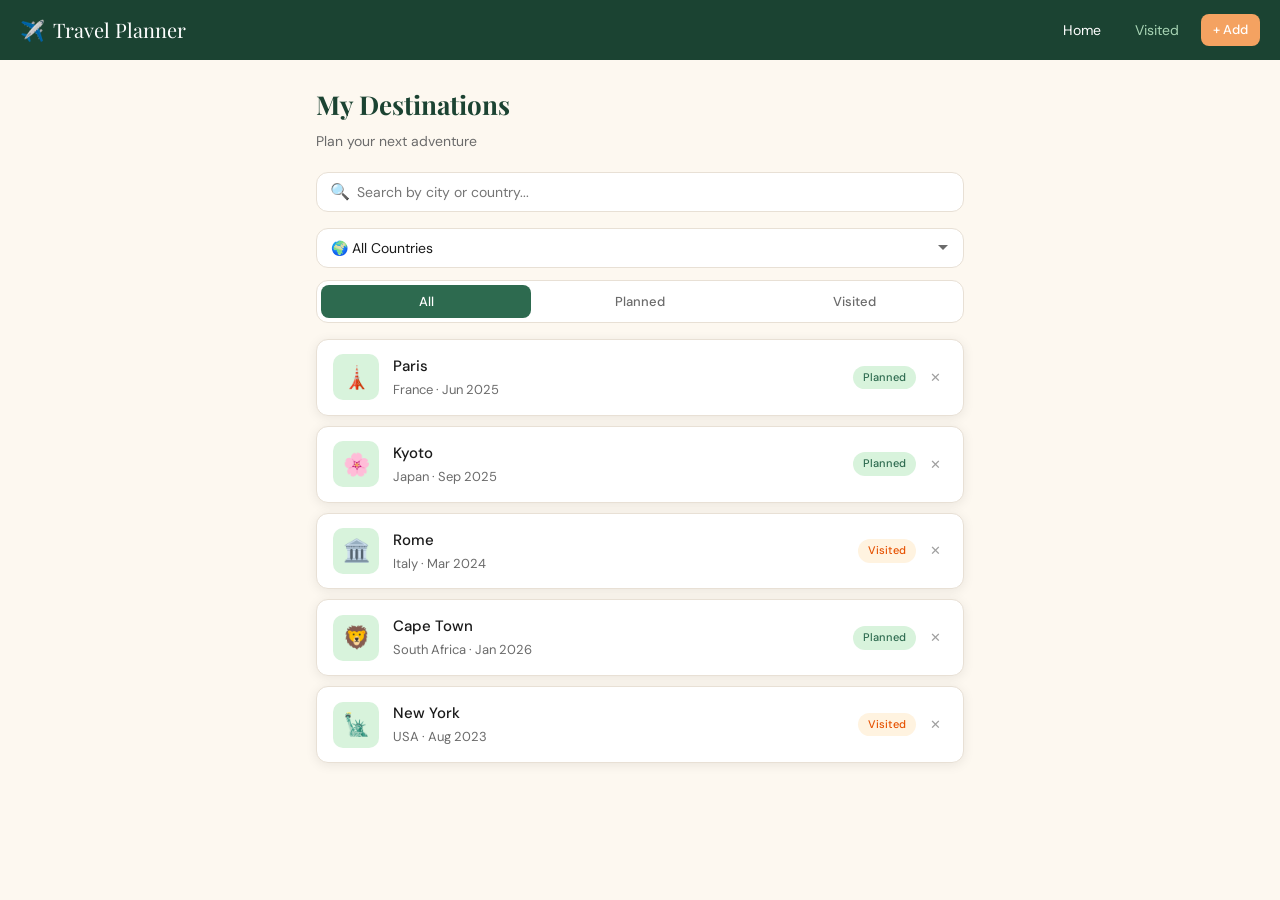
<file: index.html>
<!DOCTYPE html>
<html lang="en">
<head>
  <meta charset="UTF-8" />
  <meta name="viewport" content="width=device-width, initial-scale=1.0" />
  <title>My Travel Planner</title>
  <link rel="stylesheet" href="css/styles.css" />
</head>
<body>
 
  <nav class="navbar">
    <a href="index.html" class="navbar-brand">
      <span>✈️</span> Travel Planner
    </a>
    <div class="navbar-actions">
      <a href="index.html" class="nav-link active">Home</a>
      <a href="visited.html" class="nav-link">Visited</a>
      <a href="add.html" class="btn btn-primary btn-sm">+ Add</a>
    </div>
  </nav>
 
  <div class="page-container">
 
    <div class="page-header">
      <h1 class="page-title">My Destinations</h1>
      <p class="page-subtitle">Plan your next adventure</p>
    </div>
 
    <!-- Search Bar -->
    <div class="search-bar">
      <span class="search-icon">🔍</span>
      <input type="text" id="search-input" placeholder="Search by city or country..." />
    </div>
 
    <!-- Country Filter Dropdown -->
    <div class="filter-row">
      <select id="country-filter" class="country-select">
        <option value="all">All Countries</option>
      </select>
    </div>
 
    <!-- Filter Tabs -->
    <div class="tab-bar">
      <button class="tab-btn active" data-filter="all">All</button>
      <button class="tab-btn" data-filter="planned">Planned</button>
      <button class="tab-btn" data-filter="visited">Visited</button>
    </div>
 
    <div class="destinations-list" id="destinations-list"></div>
 
    <div class="empty-state" id="empty-state" style="display: none;">
      <div class="empty-emoji">🗺️</div>
      <h3>No destinations yet</h3>
      <p>Start building your travel wishlist by adding your first destination.</p>
      <a href="add.html" class="btn btn-primary">+ Add Destination</a>
    </div>
 
  </div>
 
  <script src="js/storageModule.js"></script>
  <script src="js/displayModule.js"></script>
  <script>
    DisplayModule.init();
  </script>
 
</body>
</html>
</file>
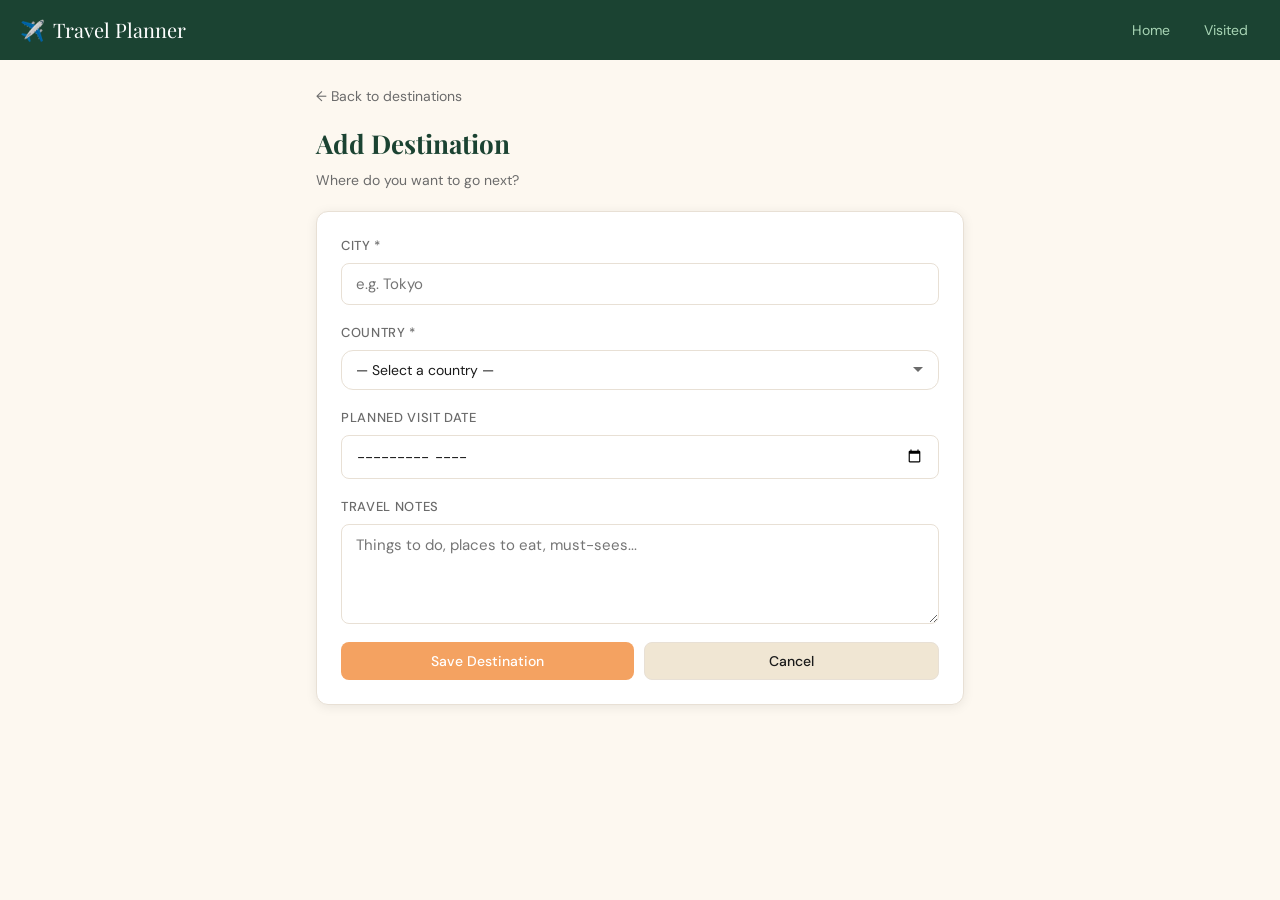
<file: add.html>
<!DOCTYPE html>
<html lang="en">
<head>
  <meta charset="UTF-8" />
  <meta name="viewport" content="width=device-width, initial-scale=1.0" />
  <title>Add Destination — Travel Planner</title>
  <link rel="stylesheet" href="css/styles.css" />
</head>
<body>
 
  <nav class="navbar">
    <a href="index.html" class="navbar-brand">
      <span>✈️</span> Travel Planner
    </a>
    <div class="navbar-actions">
      <a href="index.html" class="nav-link">Home</a>
      <a href="visited.html" class="nav-link">Visited</a>
    </div>
  </nav>
 
  <div class="page-container">
 
    <a href="index.html" class="back-link">← Back to destinations</a>
 
    <div class="page-header">
      <h1 class="page-title">Add Destination</h1>
      <p class="page-subtitle">Where do you want to go next?</p>
    </div>
 
    <div class="form-card">
 
      <div id="form-message" class="form-message"></div>
 
      <form id="add-form" novalidate>
 
        <!-- City -->
        <div class="form-group">
          <label class="form-label" for="city">City *</label>
          <input class="form-input" type="text" id="city" name="city"
                 placeholder="e.g. Tokyo" required />
        </div>
 
        <!-- Country Dropdown -->
        <div class="form-group">
          <label class="form-label" for="country">Country *</label>
          <select class="form-input country-select" id="country" name="country" required>
            <option value="">— Select a country —</option>
          </select>
        </div>
 
        <!-- Planned Date -->
        <div class="form-group">
          <label class="form-label" for="plannedDate">Planned Visit Date</label>
          <input class="form-input" type="month" id="plannedDate" name="plannedDate" />
        </div>
 
        <!-- Notes -->
        <div class="form-group">
          <label class="form-label" for="notes">Travel Notes</label>
          <textarea class="form-input" id="notes" name="notes"
                    placeholder="Things to do, places to eat, must-sees..."></textarea>
        </div>
 
        <div class="form-actions">
          <button type="submit" class="btn btn-primary">Save Destination</button>
          <button type="button" class="btn btn-secondary" id="cancel-btn">Cancel</button>
        </div>
 
      </form>
    </div>
 
  </div>
 
  <!-- storageModule must load first, then displayModule, then destinationModule -->
  <script src="js/storageModule.js"></script>
  <script src="js/displayModule.js"></script>
  <script src="js/destinationModule.js"></script>
  <script>
    DestinationModule.init();
  </script>
 
</body>
</html>
</file>
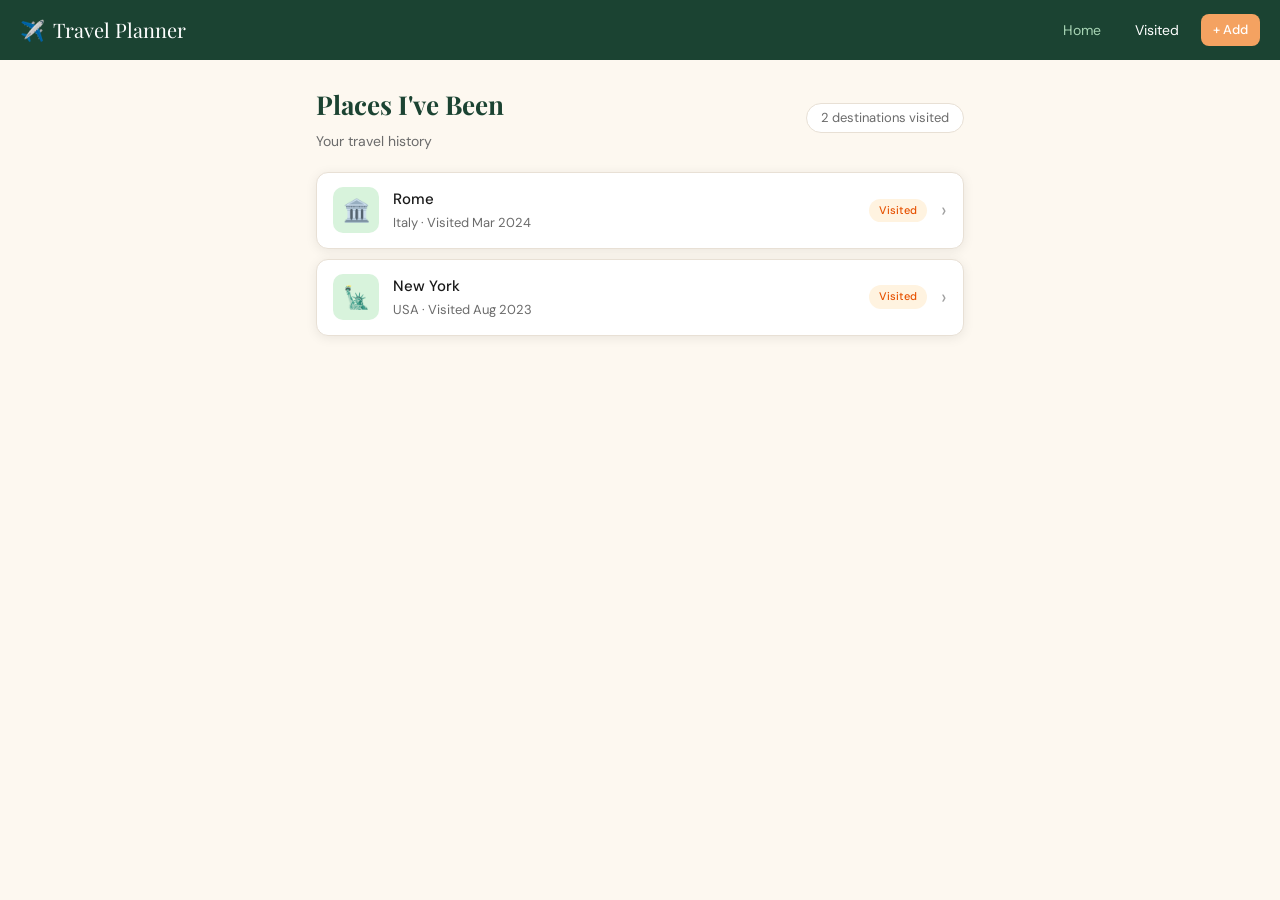
<file: visited.html>
<!DOCTYPE html>
<html lang="en">
<head>
  <meta charset="UTF-8" />
  <meta name="viewport" content="width=device-width, initial-scale=1.0" />
  <title>Visited Places — Travel Planner</title>
  <link rel="stylesheet" href="css/styles.css" />
</head>
<body>

  <!-- Navigation -->
  <nav class="navbar">
    <a href="index.html" class="navbar-brand">
      <span>✈️</span> Travel Planner
    </a>
    <div class="navbar-actions">
      <a href="index.html" class="nav-link">Home</a>
      <a href="visited.html" class="nav-link active">Visited</a>
      <a href="add.html" class="btn btn-primary btn-sm">+ Add</a>
    </div>
  </nav>

  <!-- Main Content -->
  <div class="page-container">

    <div class="visited-header">
      <div class="page-header" style="margin-bottom: 0;">
        <h1 class="page-title">Places I've Been</h1>
        <p class="page-subtitle">Your travel history</p>
      </div>
      <!-- Count badge — updated by visitedModule.js -->
      <span class="visited-count" id="visited-count">0 destinations visited</span>
    </div>

    <!-- Visited List — populated by visitedModule.js -->
    <div class="destinations-list" id="visited-list"></div>

    <!-- Empty State -->
    <div class="empty-state" id="empty-state" style="display: none;">
      <div class="empty-emoji">🧳</div>
      <h3>No visited places yet</h3>
      <p>When you visit a destination, mark it as visited and it will appear here.</p>
      <a href="index.html" class="btn btn-primary">View my destinations</a>
    </div>

  </div>

  <!-- Scripts -->
  <script src="js/storageModule.js"></script>
  <script src="js/displayModule.js"></script>
  <script src="js/visitedModule.js"></script>
  <script>
    VisitedModule.init();
  </script>

</body>
</html>
</file>
<file: css/styles.css>
@import url('https://fonts.googleapis.com/css2?family=Playfair+Display:wght@600&family=DM+Sans:wght@400;500&display=swap');
 
/* ===== CSS Variables ===== */
:root {
  --green-dark: #1b4332;
  --green-mid: #2d6a4f;
  --green-light: #52b788;
  --green-pale: #d8f3dc;
  --orange: #f4a261;
  --orange-dark: #e76f51;
  --sand: #fdf8f0;
  --sand-dark: #f0e6d3;
  --text-primary: #1a1a1a;
  --text-secondary: #6b6b6b;
  --text-light: #a0a0a0;
  --white: #ffffff;
  --border: #e8e0d5;
  --shadow: 0 2px 12px rgba(0,0,0,0.08);
  --radius: 12px;
  --radius-sm: 8px;
 
  /* Animation durations as variables for consistency */
  --transition-fast: 0.2s ease;
  --transition-med: 0.3s ease;
}
 
/* ===== Reset & Base ===== */
*, *::before, *::after { box-sizing: border-box; margin: 0; padding: 0; }
 
body {
  font-family: 'DM Sans', sans-serif;
  background-color: var(--sand);
  color: var(--text-primary);
  min-height: 100vh;
  font-size: 15px;
  line-height: 1.6;
 
  /* CSS Animation: fade in the whole page on load */
  animation: pageFadeIn 0.4s ease forwards;
}
 
/* Page load animation */
@keyframes pageFadeIn {
  from { opacity: 0; transform: translateY(8px); }
  to   { opacity: 1; transform: translateY(0); }
}
 
/* ===== Navigation ===== */
.navbar {
  background: var(--green-dark);
  padding: 0 20px;
  height: 60px;
  display: flex;
  align-items: center;
  justify-content: space-between;
  position: sticky;
  top: 0;
  z-index: 100;
}
 
.navbar-brand {
  font-family: 'Playfair Display', serif;
  color: var(--white);
  font-size: 20px;
  text-decoration: none;
  display: flex;
  align-items: center;
  gap: 8px;
  /* CSS Transition: smooth hover effect */
  transition: opacity var(--transition-fast);
}
 
.navbar-brand:hover { opacity: 0.85; }
.navbar-brand span { font-size: 20px; }
.navbar-actions { display: flex; align-items: center; gap: 10px; }
 
.nav-link {
  color: #a8d5b5;
  text-decoration: none;
  font-size: 14px;
  padding: 6px 12px;
  border-radius: var(--radius-sm);
  /* CSS Transition on multiple properties */
  transition: color var(--transition-fast), background var(--transition-fast);
}
 
.nav-link:hover { color: var(--white); background: rgba(255,255,255,0.1); }
.nav-link.active { color: var(--white); }
 
/* ===== Buttons ===== */
.btn {
  display: inline-flex;
  align-items: center;
  gap: 6px;
  padding: 9px 18px;
  border-radius: var(--radius-sm);
  font-family: 'DM Sans', sans-serif;
  font-size: 14px;
  font-weight: 500;
  cursor: pointer;
  border: none;
  transition: background var(--transition-fast), transform var(--transition-fast);
  text-decoration: none;
}
 
.btn-primary { background: var(--orange); color: var(--white); }
.btn-primary:hover {
  background: var(--orange-dark);
  /* CSS Animation: subtle lift on hover */
  transform: translateY(-1px);
}
 
.btn-secondary {
  background: var(--sand-dark);
  color: var(--text-primary);
  border: 1px solid var(--border);
}
.btn-secondary:hover { background: var(--border); }
 
.btn-danger {
  background: #fee2e2;
  color: #dc2626;
  border: 1px solid #fca5a5;
}
.btn-danger:hover { background: #fca5a5; }
.btn-sm { padding: 6px 12px; font-size: 13px; }
 
/* ===== Page Layout ===== */
.page-container {
  max-width: 680px;
  margin: 0 auto;
  padding: 24px 16px;
}
 
.page-header { margin-bottom: 20px; }
 
.page-title {
  font-family: 'Playfair Display', serif;
  font-size: 26px;
  color: var(--green-dark);
  margin-bottom: 4px;
}
 
.page-subtitle { color: var(--text-secondary); font-size: 14px; }
 
/* ===== Search Bar ===== */
.search-bar {
  position: relative;
  margin-bottom: 16px;
}
 
.search-bar input {
  width: 100%;
  padding: 10px 16px 10px 40px;
  border: 1px solid var(--border);
  border-radius: var(--radius);
  background: var(--white);
  font-family: 'DM Sans', sans-serif;
  font-size: 14px;
  color: var(--text-primary);
  outline: none;
  /* Transition on border-color for focus effect */
  transition: border-color var(--transition-fast);
}
 
.search-bar input:focus { border-color: var(--green-light); }
 
.search-icon {
  position: absolute;
  left: 14px;
  top: 50%;
  transform: translateY(-50%);
  color: var(--text-light);
  font-size: 16px;
}
 
/* ===== Filter Tabs ===== */
.tab-bar {
  display: flex;
  gap: 4px;
  background: var(--white);
  border: 1px solid var(--border);
  border-radius: var(--radius);
  padding: 4px;
  margin-bottom: 16px;
}
 
.tab-btn {
  flex: 1;
  padding: 8px;
  border: none;
  background: transparent;
  border-radius: var(--radius-sm);
  font-family: 'DM Sans', sans-serif;
  font-size: 13px;
  font-weight: 500;
  color: var(--text-secondary);
  cursor: pointer;
  transition: background var(--transition-fast), color var(--transition-fast);
}
 
.tab-btn.active { background: var(--green-mid); color: var(--white); }
.tab-btn:hover:not(.active) { background: var(--sand-dark); }
 
/* ===== Destination Cards ===== */
.destinations-list {
  display: flex;
  flex-direction: column;
  gap: 10px;
}
 
.dest-card {
  background: var(--white);
  border: 1px solid var(--border);
  border-radius: var(--radius);
  padding: 14px 16px;
  display: flex;
  align-items: center;
  gap: 14px;
  cursor: pointer;
  /* CSS Transition: smooth hover animation */
  transition: border-color var(--transition-fast),
              transform var(--transition-fast),
              box-shadow var(--transition-fast);
  box-shadow: var(--shadow);
 
  /* CSS Animation: cards slide in on page load */
  animation: cardSlideIn 0.35s ease forwards;
}
 
/* Stagger card animations using nth-child */
.dest-card:nth-child(1) { animation-delay: 0.05s; }
.dest-card:nth-child(2) { animation-delay: 0.10s; }
.dest-card:nth-child(3) { animation-delay: 0.15s; }
.dest-card:nth-child(4) { animation-delay: 0.20s; }
.dest-card:nth-child(5) { animation-delay: 0.25s; }
 
@keyframes cardSlideIn {
  from { opacity: 0; transform: translateY(10px); }
  to   { opacity: 1; transform: translateY(0); }
}
 
.dest-card:hover {
  border-color: var(--green-light);
  transform: translateY(-2px);
  box-shadow: 0 6px 20px rgba(0,0,0,0.1);
}
 
.dest-icon {
  width: 46px;
  height: 46px;
  border-radius: 10px;
  background: var(--green-pale);
  display: flex;
  align-items: center;
  justify-content: center;
  font-size: 22px;
  flex-shrink: 0;
  /* Transition for icon hover scale */
  transition: transform var(--transition-fast);
}
 
.dest-card:hover .dest-icon { transform: scale(1.08); }
 
.dest-info { flex: 1; min-width: 0; }
 
.dest-name {
  font-weight: 500;
  font-size: 15px;
  color: var(--text-primary);
  white-space: nowrap;
  overflow: hidden;
  text-overflow: ellipsis;
}
 
.dest-country { font-size: 13px; color: var(--text-secondary); margin-top: 2px; }
 
.dest-actions {
  display: flex;
  align-items: center;
  gap: 8px;
  flex-shrink: 0;
}
 
.arrow { color: var(--text-light); font-size: 20px; }
 
/* ===== Badges ===== */
.badge {
  font-size: 11px;
  font-weight: 500;
  padding: 3px 10px;
  border-radius: 99px;
  white-space: nowrap;
}
 
.badge-planned { background: var(--green-pale); color: var(--green-mid); }
.badge-visited { background: #fff3e0; color: #e65100; }
 
/* ===== Delete Button ===== */
.delete-btn {
  background: none;
  border: none;
  color: var(--text-light);
  cursor: pointer;
  font-size: 13px;
  padding: 4px 6px;
  border-radius: 6px;
  transition: background var(--transition-fast), color var(--transition-fast);
  line-height: 1;
}
.delete-btn:hover { background: #fee2e2; color: #dc2626; }
 
/* ===== Empty State ===== */
.empty-state {
  display: flex;
  flex-direction: column;
  align-items: center;
  justify-content: center;
  padding: 60px 20px;
  text-align: center;
  gap: 12px;
  /* Animation: fade in empty state */
  animation: pageFadeIn 0.4s ease forwards;
}
 
.empty-state .empty-emoji {
  font-size: 48px;
  /* Animation: gentle bounce on empty state icon */
  animation: bounce 2s infinite;
}
 
@keyframes bounce {
  0%, 100% { transform: translateY(0); }
  50%       { transform: translateY(-8px); }
}
 
.empty-state h3 { font-family: 'Playfair Display', serif; color: var(--green-dark); }
.empty-state p  { color: var(--text-secondary); font-size: 14px; max-width: 260px; }
 
/* ===== Forms ===== */
.form-card {
  background: var(--white);
  border: 1px solid var(--border);
  border-radius: var(--radius);
  padding: 24px;
  box-shadow: var(--shadow);
  /* Animation: form slides in */
  animation: pageFadeIn 0.4s ease forwards;
}
 
.form-group { display: flex; flex-direction: column; gap: 6px; margin-bottom: 18px; }
 
.form-label {
  font-size: 13px;
  font-weight: 500;
  color: var(--text-secondary);
  text-transform: uppercase;
  letter-spacing: 0.05em;
}
 
.form-input {
  border: 1px solid var(--border);
  border-radius: var(--radius-sm);
  padding: 10px 14px;
  font-family: 'DM Sans', sans-serif;
  font-size: 15px;
  color: var(--text-primary);
  background: var(--white);
  outline: none;
  transition: border-color var(--transition-fast), box-shadow var(--transition-fast);
  width: 100%;
}
 
.form-input:focus {
  border-color: var(--green-mid);
  box-shadow: 0 0 0 3px rgba(45,106,79,0.1);
}
 
textarea.form-input { resize: vertical; min-height: 100px; }
.form-row { display: grid; grid-template-columns: 1fr 1fr; gap: 14px; }
.form-actions { display: flex; gap: 10px; margin-top: 8px; }
.form-actions .btn { flex: 1; justify-content: center; }
 
.form-message {
  display: none;
  padding: 10px 14px;
  border-radius: var(--radius-sm);
  font-size: 14px;
  margin-bottom: 16px;
  /* Animation: message slides in */
  animation: pageFadeIn 0.3s ease forwards;
}
 
.form-message.success { background: var(--green-pale); color: var(--green-mid); }
.form-message.error   { background: #fee2e2; color: #dc2626; }
 
/* ===== Details Page ===== */
.detail-hero {
  background: var(--green-dark);
  border-radius: var(--radius);
  padding: 24px;
  margin-bottom: 16px;
  display: flex;
  align-items: center;
  gap: 16px;
  /* Animation: hero slides in from top */
  animation: heroSlideDown 0.4s ease forwards;
}
 
@keyframes heroSlideDown {
  from { opacity: 0; transform: translateY(-12px); }
  to   { opacity: 1; transform: translateY(0); }
}
 
.detail-hero-emoji {
  font-size: 48px;
  background: rgba(255,255,255,0.1);
  width: 72px;
  height: 72px;
  border-radius: var(--radius);
  display: flex;
  align-items: center;
  justify-content: center;
  flex-shrink: 0;
}
 
.detail-hero-info { flex: 1; }
 
.detail-city {
  font-family: 'Playfair Display', serif;
  font-size: 28px;
  color: var(--white);
}
 
.detail-country { color: #a8d5b5; font-size: 15px; }
 
.detail-section {
  background: var(--white);
  border: 1px solid var(--border);
  border-radius: var(--radius);
  padding: 18px;
  margin-bottom: 12px;
  /* Transition for hover */
  transition: box-shadow var(--transition-fast);
}
 
.detail-section:hover { box-shadow: 0 4px 16px rgba(0,0,0,0.08); }
 
.detail-section-label {
  font-size: 11px;
  text-transform: uppercase;
  letter-spacing: 0.07em;
  color: var(--text-light);
  font-weight: 500;
  margin-bottom: 6px;
}
 
.detail-section-value { font-size: 15px; color: var(--text-primary); }
 
/* ===== Weather Box ===== */
.weather-box {
  background: var(--white);
  border: 1px solid var(--border);
  border-radius: var(--radius);
  padding: 18px;
  margin-bottom: 12px;
}
 
.weather-content, .weather-placeholder {
  display: flex;
  align-items: center;
  gap: 16px;
}
 
.weather-emoji {
  font-size: 36px;
  /* Animation: weather icon pulses gently */
  animation: weatherPulse 3s ease-in-out infinite;
}
 
@keyframes weatherPulse {
  0%, 100% { transform: scale(1); }
  50%       { transform: scale(1.1); }
}
 
.weather-temp { font-size: 26px; font-weight: 500; color: var(--green-dark); }
.weather-desc { font-size: 13px; color: var(--text-secondary); margin-top: 2px; }
 
.weather-details {
  display: flex;
  gap: 14px;
  margin-top: 10px;
  padding-top: 10px;
  border-top: 1px solid var(--border);
  font-size: 13px;
  color: var(--text-secondary);
}
 
.weather-loading, .weather-error {
  font-size: 14px;
  color: var(--text-secondary);
  padding: 8px 0;
}
 
/* ===== Detail Actions ===== */
.detail-actions { display: flex; gap: 10px; margin-top: 8px; }
.detail-actions .btn { flex: 1; justify-content: center; }
 
/* ===== Visited Page ===== */
.visited-header {
  display: flex;
  align-items: center;
  justify-content: space-between;
  margin-bottom: 20px;
}
 
.visited-count {
  font-size: 13px;
  color: var(--text-secondary);
  background: var(--white);
  border: 1px solid var(--border);
  border-radius: 99px;
  padding: 4px 14px;
}
 
/* ===== Back Link ===== */
.back-link {
  display: inline-flex;
  align-items: center;
  gap: 6px;
  color: var(--text-secondary);
  font-size: 14px;
  text-decoration: none;
  margin-bottom: 16px;
  transition: color var(--transition-fast), gap var(--transition-fast);
}
 
.back-link:hover {
  color: var(--green-mid);
  gap: 10px; /* subtle arrow movement on hover */
}
 
/* ===== Responsive Design ===== */
@media (max-width: 480px) {
  .form-row { grid-template-columns: 1fr; }
  .detail-hero { flex-direction: column; text-align: center; }
  .page-title { font-size: 22px; }
  .weather-details { flex-direction: column; gap: 6px; }
}
 
/* ===== Country Filter Dropdown ===== */
.filter-row {
  margin-bottom: 12px;
}
 
.country-select {
  width: 100%;
  padding: 10px 14px;
  border: 1px solid var(--border);
  border-radius: var(--radius);
  background: var(--white);
  font-family: 'DM Sans', sans-serif;
  font-size: 14px;
  color: var(--text-primary);
  outline: none;
  cursor: pointer;
  transition: border-color var(--transition-fast);
  appearance: none;
  background-image: url("data:image/svg+xml,%3Csvg xmlns='http://www.w3.org/2000/svg' width='12' height='12' viewBox='0 0 12 12'%3E%3Cpath fill='%236b6b6b' d='M6 8L1 3h10z'/%3E%3C/svg%3E");
  background-repeat: no-repeat;
  background-position: right 14px center;
  padding-right: 36px;
}
 
.country-select:focus { border-color: var(--green-light); }
.country-select:hover { border-color: var(--green-light); }
</file>
